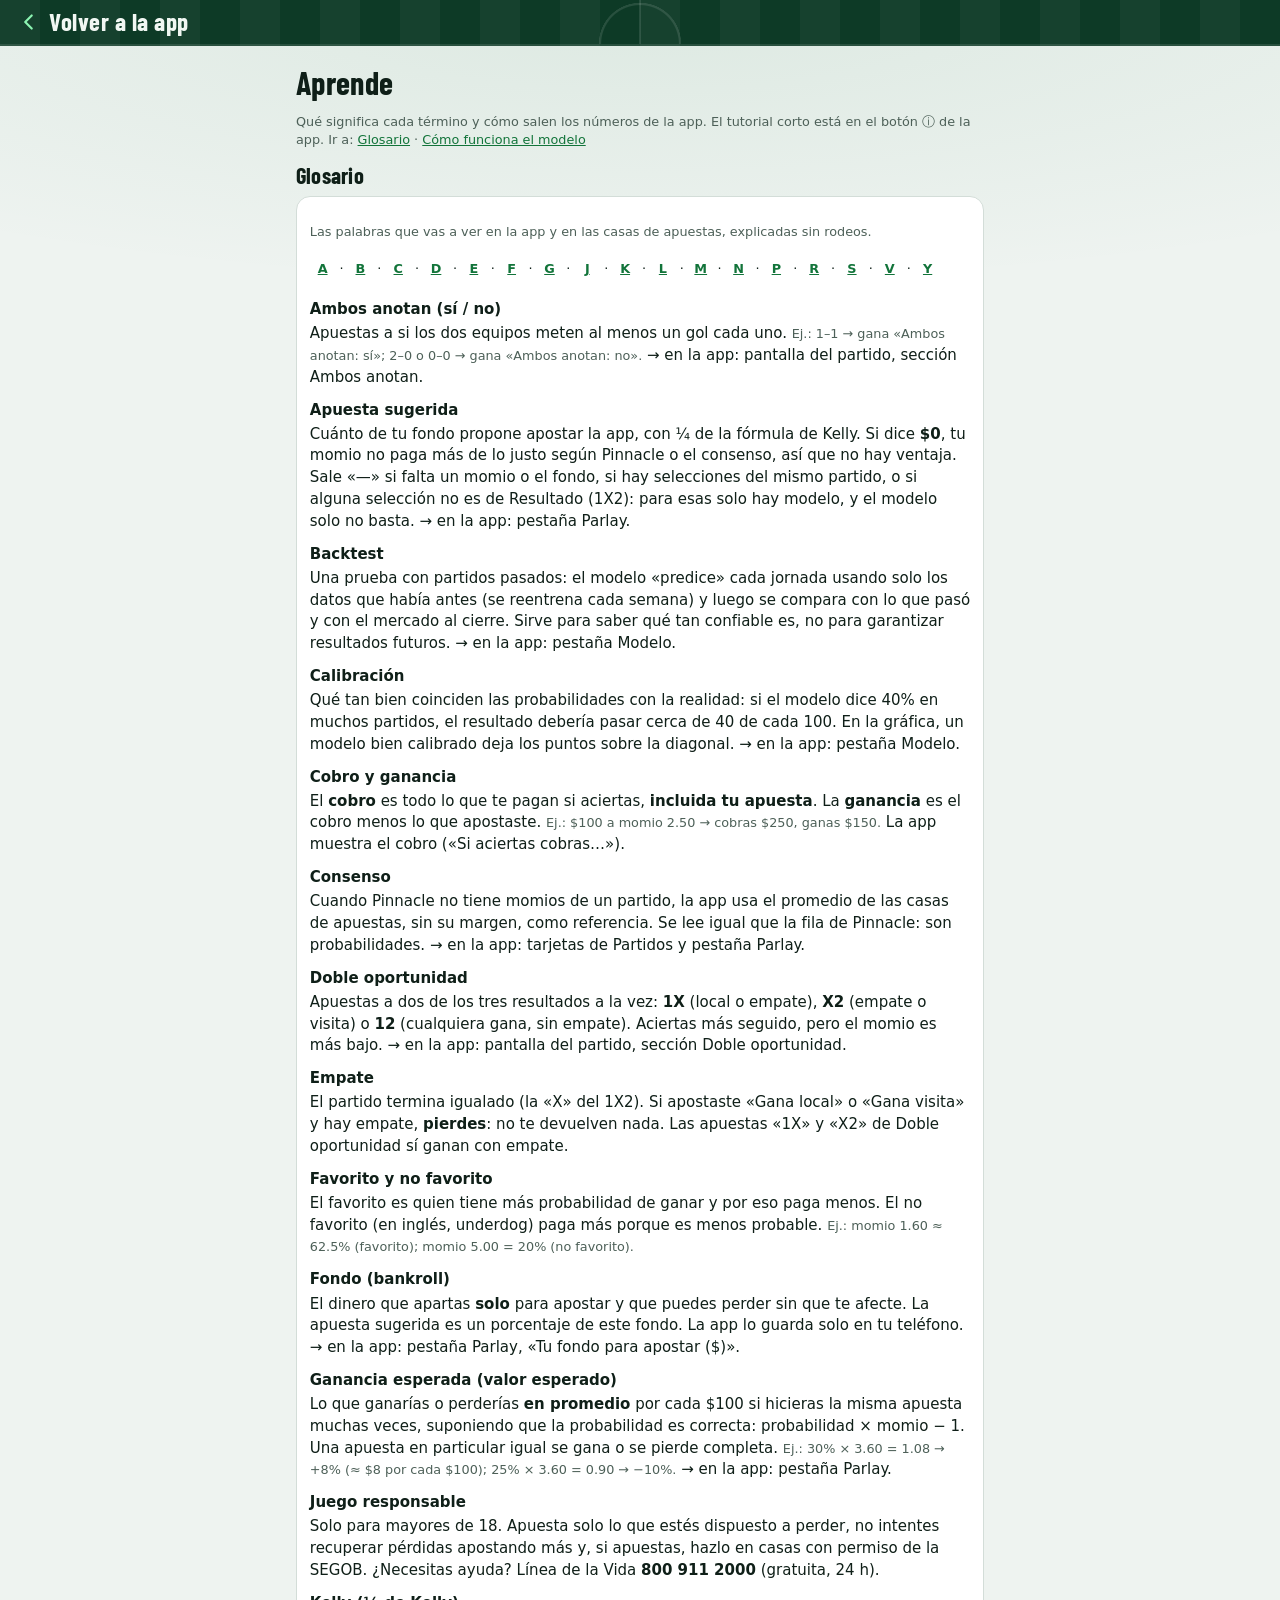
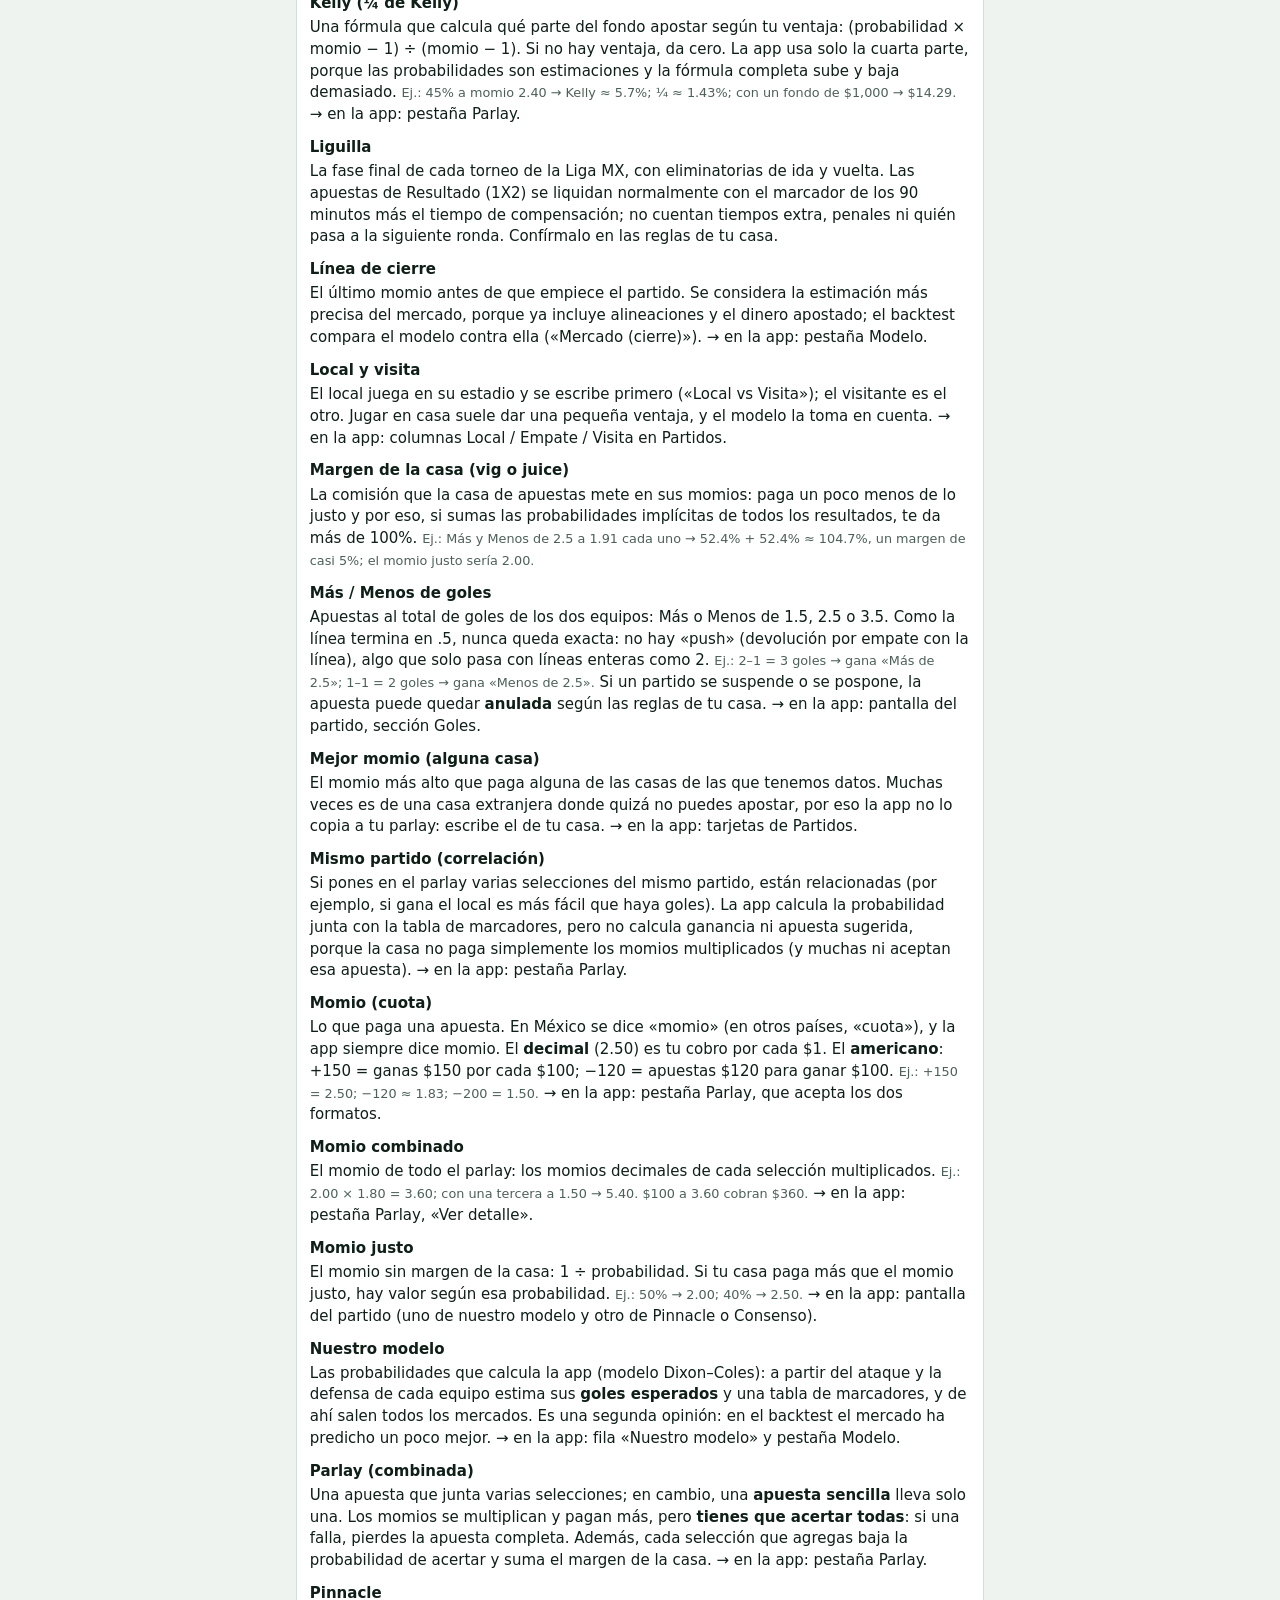
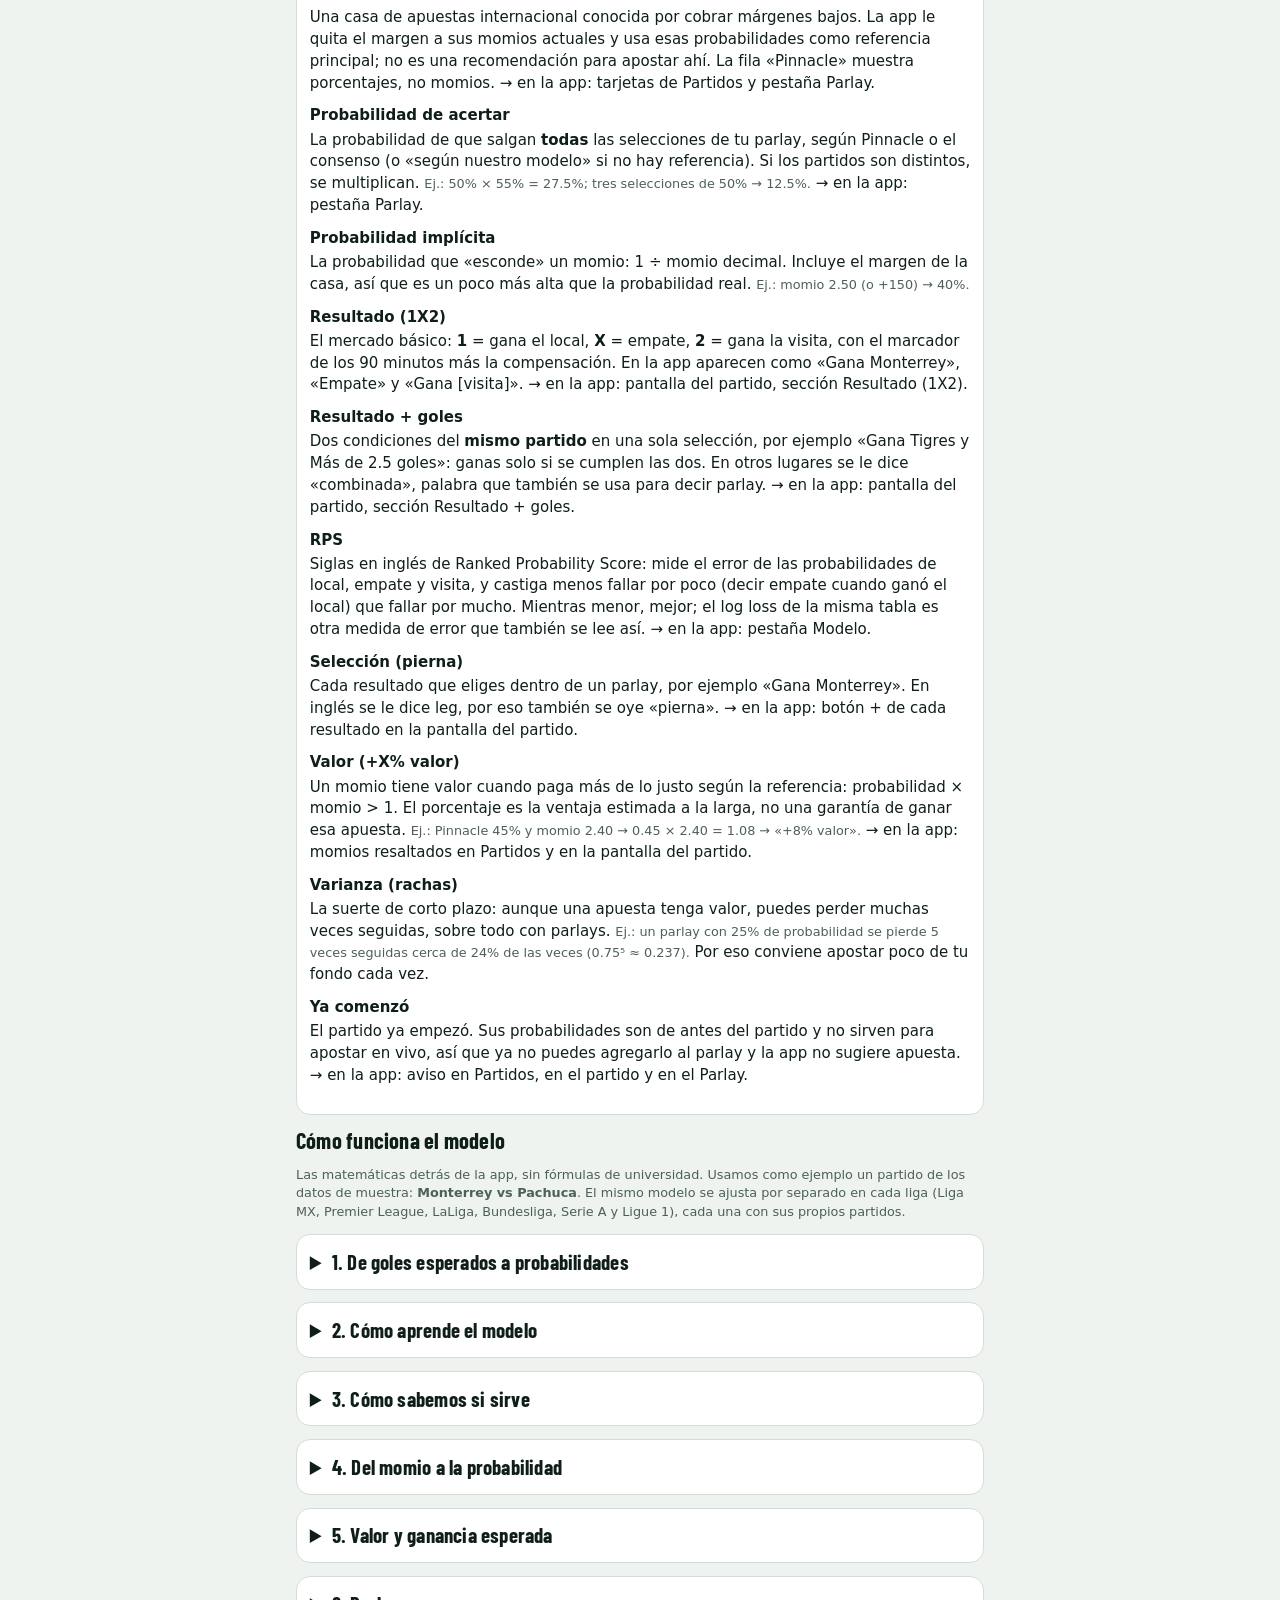
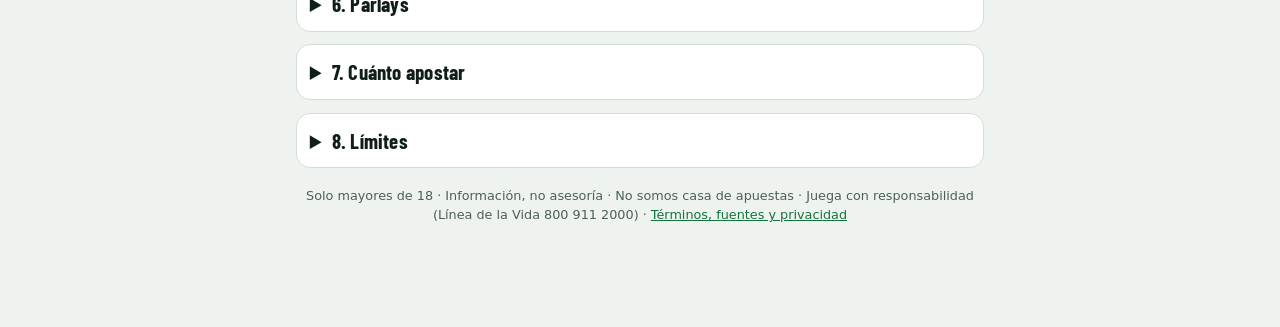
<file: web/aprende.html>
<!doctype html>
<html lang="es-MX">
<head>
<meta charset="utf-8">
<meta name="viewport" content="width=device-width, initial-scale=1, viewport-fit=cover">
<meta name="theme-color" content="#0d3a26">
<meta name="color-scheme" content="light dark">
<meta name="robots" content="noindex">
<meta http-equiv="Content-Security-Policy" content="default-src 'self'; script-src 'none'; style-src 'self' 'unsafe-inline'; img-src 'self'; object-src 'none'; base-uri 'none'; form-action 'none'">
<title>Aprende · Best Parlay</title>
<link rel="manifest" href="manifest.webmanifest">
<link rel="icon" href="icons/icon.svg" type="image/svg+xml">
<link rel="stylesheet" href="style.css">
</head>
<body class="page">
<header class="top">
  <a href="./" class="brand"><svg class="i" aria-hidden="true"><use href="icons/ui.svg#chevron-left"/></svg>Volver a la app</a>
</header>
<main>
<h1>Aprende</h1>
<p class="muted small">Qué significa cada término y cómo salen los números de la app. El tutorial corto está en el botón ⓘ de la app. Ir a: <a href="#glosario">Glosario</a> · <a href="#modelo">Cómo funciona el modelo</a></p>
<h2 id="glosario">Glosario</h2>
<div class="card">
<p class="muted small">Las palabras que vas a ver en la app y en las casas de apuestas, explicadas sin rodeos.</p>
<p class="small az"><a href="#g-ambos-anotan">A</a> · <a href="#g-backtest">B</a> · <a href="#g-calibracion">C</a> · <a href="#g-doble-oportunidad">D</a> · <a href="#g-empate">E</a> · <a href="#g-favorito">F</a> · <a href="#g-ganancia-esperada">G</a> · <a href="#g-juego-responsable">J</a> · <a href="#g-kelly">K</a> · <a href="#g-liguilla">L</a> · <a href="#g-margen">M</a> · <a href="#g-nuestro-modelo">N</a> · <a href="#g-parlay">P</a> · <a href="#g-resultado-1x2">R</a> · <a href="#g-seleccion">S</a> · <a href="#g-valor">V</a> · <a href="#g-ya-comenzo">Y</a></p>
<dl class="gloss">

<dt id="g-ambos-anotan">Ambos anotan (sí / no)</dt>
<dd>Apuestas a si los dos equipos meten al menos un gol cada uno. <span class="muted small">Ej.: 1–1 → gana «Ambos anotan: sí»; 2–0 o 0–0 → gana «Ambos anotan: no».</span> → en la app: pantalla del partido, sección Ambos anotan.</dd>

<dt id="g-apuesta-sugerida">Apuesta sugerida</dt>
<dd>Cuánto de tu fondo propone apostar la app, con ¼ de la fórmula de Kelly. Si dice <b>$0</b>, tu momio no paga más de lo justo según Pinnacle o el consenso, así que no hay ventaja. Sale «—» si falta un momio o el fondo, si hay selecciones del mismo partido, o si alguna selección no es de Resultado (1X2): para esas solo hay modelo, y el modelo solo no basta. → en la app: pestaña Parlay.</dd>

<dt id="g-backtest">Backtest</dt>
<dd>Una prueba con partidos pasados: el modelo «predice» cada jornada usando solo los datos que había antes (se reentrena cada semana) y luego se compara con lo que pasó y con el mercado al cierre. Sirve para saber qué tan confiable es, no para garantizar resultados futuros. → en la app: pestaña Modelo.</dd>

<dt id="g-calibracion">Calibración</dt>
<dd>Qué tan bien coinciden las probabilidades con la realidad: si el modelo dice 40% en muchos partidos, el resultado debería pasar cerca de 40 de cada 100. En la gráfica, un modelo bien calibrado deja los puntos sobre la diagonal. → en la app: pestaña Modelo.</dd>

<dt id="g-cobro-y-ganancia">Cobro y ganancia</dt>
<dd>El <b>cobro</b> es todo lo que te pagan si aciertas, <b>incluida tu apuesta</b>. La <b>ganancia</b> es el cobro menos lo que apostaste. <span class="muted small">Ej.: $100 a momio 2.50 → cobras $250, ganas $150.</span> La app muestra el cobro («Si aciertas cobras…»).</dd>

<dt id="g-consenso">Consenso</dt>
<dd>Cuando Pinnacle no tiene momios de un partido, la app usa el promedio de las casas de apuestas, sin su margen, como referencia. Se lee igual que la fila de Pinnacle: son probabilidades. → en la app: tarjetas de Partidos y pestaña Parlay.</dd>

<dt id="g-doble-oportunidad">Doble oportunidad</dt>
<dd>Apuestas a dos de los tres resultados a la vez: <b>1X</b> (local o empate), <b>X2</b> (empate o visita) o <b>12</b> (cualquiera gana, sin empate). Aciertas más seguido, pero el momio es más bajo. → en la app: pantalla del partido, sección Doble oportunidad.</dd>

<dt id="g-empate">Empate</dt>
<dd>El partido termina igualado (la «X» del 1X2). Si apostaste «Gana local» o «Gana visita» y hay empate, <b>pierdes</b>: no te devuelven nada. Las apuestas «1X» y «X2» de Doble oportunidad sí ganan con empate.</dd>

<dt id="g-favorito">Favorito y no favorito</dt>
<dd>El favorito es quien tiene más probabilidad de ganar y por eso paga menos. El no favorito (en inglés, underdog) paga más porque es menos probable. <span class="muted small">Ej.: momio 1.60 ≈ 62.5% (favorito); momio 5.00 = 20% (no favorito).</span></dd>

<dt id="g-fondo">Fondo (bankroll)</dt>
<dd>El dinero que apartas <b>solo</b> para apostar y que puedes perder sin que te afecte. La apuesta sugerida es un porcentaje de este fondo. La app lo guarda solo en tu teléfono. → en la app: pestaña Parlay, «Tu fondo para apostar ($)».</dd>

<dt id="g-ganancia-esperada">Ganancia esperada (valor esperado)</dt>
<dd>Lo que ganarías o perderías <b>en promedio</b> por cada $100 si hicieras la misma apuesta muchas veces, suponiendo que la probabilidad es correcta: probabilidad × momio − 1. Una apuesta en particular igual se gana o se pierde completa. <span class="muted small">Ej.: 30% × 3.60 = 1.08 → +8% (≈ $8 por cada $100); 25% × 3.60 = 0.90 → −10%.</span> → en la app: pestaña Parlay.</dd>

<dt id="g-juego-responsable">Juego responsable</dt>
<dd>Solo para mayores de 18. Apuesta solo lo que estés dispuesto a perder, no intentes recuperar pérdidas apostando más y, si apuestas, hazlo en casas con permiso de la SEGOB. ¿Necesitas ayuda? Línea de la Vida <b>800 911 2000</b> (gratuita, 24 h).</dd>

<dt id="g-kelly">Kelly (¼ de Kelly)</dt>
<dd>Una fórmula que calcula qué parte del fondo apostar según tu ventaja: (probabilidad × momio − 1) ÷ (momio − 1). Si no hay ventaja, da cero. La app usa solo la cuarta parte, porque las probabilidades son estimaciones y la fórmula completa sube y baja demasiado. <span class="muted small">Ej.: 45% a momio 2.40 → Kelly ≈ 5.7%; ¼ ≈ 1.43%; con un fondo de $1,000 → $14.29.</span> → en la app: pestaña Parlay.</dd>

<dt id="g-liguilla">Liguilla</dt>
<dd>La fase final de cada torneo de la Liga MX, con eliminatorias de ida y vuelta. Las apuestas de Resultado (1X2) se liquidan normalmente con el marcador de los 90 minutos más el tiempo de compensación; no cuentan tiempos extra, penales ni quién pasa a la siguiente ronda. Confírmalo en las reglas de tu casa.</dd>

<dt id="g-linea-de-cierre">Línea de cierre</dt>
<dd>El último momio antes de que empiece el partido. Se considera la estimación más precisa del mercado, porque ya incluye alineaciones y el dinero apostado; el backtest compara el modelo contra ella («Mercado (cierre)»). → en la app: pestaña Modelo.</dd>

<dt id="g-local-y-visita">Local y visita</dt>
<dd>El local juega en su estadio y se escribe primero («Local vs Visita»); el visitante es el otro. Jugar en casa suele dar una pequeña ventaja, y el modelo la toma en cuenta. → en la app: columnas Local / Empate / Visita en Partidos.</dd>

<dt id="g-margen">Margen de la casa (vig o juice)</dt>
<dd>La comisión que la casa de apuestas mete en sus momios: paga un poco menos de lo justo y por eso, si sumas las probabilidades implícitas de todos los resultados, te da más de 100%. <span class="muted small">Ej.: Más y Menos de 2.5 a 1.91 cada uno → 52.4% + 52.4% ≈ 104.7%, un margen de casi 5%; el momio justo sería 2.00.</span></dd>

<dt id="g-mas-menos">Más / Menos de goles</dt>
<dd>Apuestas al total de goles de los dos equipos: Más o Menos de 1.5, 2.5 o 3.5. Como la línea termina en .5, nunca queda exacta: no hay «push» (devolución por empate con la línea), algo que solo pasa con líneas enteras como 2. <span class="muted small">Ej.: 2–1 = 3 goles → gana «Más de 2.5»; 1–1 = 2 goles → gana «Menos de 2.5».</span> Si un partido se suspende o se pospone, la apuesta puede quedar <b>anulada</b> según las reglas de tu casa. → en la app: pantalla del partido, sección Goles.</dd>

<dt id="g-mejor-momio">Mejor momio (alguna casa)</dt>
<dd>El momio más alto que paga alguna de las casas de las que tenemos datos. Muchas veces es de una casa extranjera donde quizá no puedes apostar, por eso la app no lo copia a tu parlay: escribe el de tu casa. → en la app: tarjetas de Partidos.</dd>

<dt id="g-mismo-partido">Mismo partido (correlación)</dt>
<dd>Si pones en el parlay varias selecciones del mismo partido, están relacionadas (por ejemplo, si gana el local es más fácil que haya goles). La app calcula la probabilidad junta con la tabla de marcadores, pero no calcula ganancia ni apuesta sugerida, porque la casa no paga simplemente los momios multiplicados (y muchas ni aceptan esa apuesta). → en la app: pestaña Parlay.</dd>

<dt id="g-momio">Momio (cuota)</dt>
<dd>Lo que paga una apuesta. En México se dice «momio» (en otros países, «cuota»), y la app siempre dice momio. El <b>decimal</b> (2.50) es tu cobro por cada $1. El <b>americano</b>: +150 = ganas $150 por cada $100; −120 = apuestas $120 para ganar $100. <span class="muted small">Ej.: +150 = 2.50; −120 ≈ 1.83; −200 = 1.50.</span> → en la app: pestaña Parlay, que acepta los dos formatos.</dd>

<dt id="g-momio-combinado">Momio combinado</dt>
<dd>El momio de todo el parlay: los momios decimales de cada selección multiplicados. <span class="muted small">Ej.: 2.00 × 1.80 = 3.60; con una tercera a 1.50 → 5.40. $100 a 3.60 cobran $360.</span> → en la app: pestaña Parlay, «Ver detalle».</dd>

<dt id="g-momio-justo">Momio justo</dt>
<dd>El momio sin margen de la casa: 1 ÷ probabilidad. Si tu casa paga más que el momio justo, hay valor según esa probabilidad. <span class="muted small">Ej.: 50% → 2.00; 40% → 2.50.</span> → en la app: pantalla del partido (uno de nuestro modelo y otro de Pinnacle o Consenso).</dd>

<dt id="g-nuestro-modelo">Nuestro modelo</dt>
<dd>Las probabilidades que calcula la app (modelo Dixon–Coles): a partir del ataque y la defensa de cada equipo estima sus <b>goles esperados</b> y una tabla de marcadores, y de ahí salen todos los mercados. Es una segunda opinión: en el backtest el mercado ha predicho un poco mejor. → en la app: fila «Nuestro modelo» y pestaña Modelo.</dd>

<dt id="g-parlay">Parlay (combinada)</dt>
<dd>Una apuesta que junta varias selecciones; en cambio, una <b>apuesta sencilla</b> lleva solo una. Los momios se multiplican y pagan más, pero <b>tienes que acertar todas</b>: si una falla, pierdes la apuesta completa. Además, cada selección que agregas baja la probabilidad de acertar y suma el margen de la casa. → en la app: pestaña Parlay.</dd>

<dt id="g-pinnacle">Pinnacle</dt>
<dd>Una casa de apuestas internacional conocida por cobrar márgenes bajos. La app le quita el margen a sus momios actuales y usa esas probabilidades como referencia principal; no es una recomendación para apostar ahí. La fila «Pinnacle» muestra porcentajes, no momios. → en la app: tarjetas de Partidos y pestaña Parlay.</dd>

<dt id="g-probabilidad-de-acertar">Probabilidad de acertar</dt>
<dd>La probabilidad de que salgan <b>todas</b> las selecciones de tu parlay, según Pinnacle o el consenso (o «según nuestro modelo» si no hay referencia). Si los partidos son distintos, se multiplican. <span class="muted small">Ej.: 50% × 55% = 27.5%; tres selecciones de 50% → 12.5%.</span> → en la app: pestaña Parlay.</dd>

<dt id="g-probabilidad-implicita">Probabilidad implícita</dt>
<dd>La probabilidad que «esconde» un momio: 1 ÷ momio decimal. Incluye el margen de la casa, así que es un poco más alta que la probabilidad real. <span class="muted small">Ej.: momio 2.50 (o +150) → 40%.</span></dd>

<dt id="g-resultado-1x2">Resultado (1X2)</dt>
<dd>El mercado básico: <b>1</b> = gana el local, <b>X</b> = empate, <b>2</b> = gana la visita, con el marcador de los 90 minutos más la compensación. En la app aparecen como «Gana Monterrey», «Empate» y «Gana [visita]». → en la app: pantalla del partido, sección Resultado (1X2).</dd>

<dt id="g-resultado-goles">Resultado + goles</dt>
<dd>Dos condiciones del <b>mismo partido</b> en una sola selección, por ejemplo «Gana Tigres y Más de 2.5 goles»: ganas solo si se cumplen las dos. En otros lugares se le dice «combinada», palabra que también se usa para decir parlay. → en la app: pantalla del partido, sección Resultado + goles.</dd>

<dt id="g-rps">RPS</dt>
<dd>Siglas en inglés de Ranked Probability Score: mide el error de las probabilidades de local, empate y visita, y castiga menos fallar por poco (decir empate cuando ganó el local) que fallar por mucho. Mientras menor, mejor; el log loss de la misma tabla es otra medida de error que también se lee así. → en la app: pestaña Modelo.</dd>

<dt id="g-seleccion">Selección (pierna)</dt>
<dd>Cada resultado que eliges dentro de un parlay, por ejemplo «Gana Monterrey». En inglés se le dice leg, por eso también se oye «pierna». → en la app: botón + de cada resultado en la pantalla del partido.</dd>

<dt id="g-valor">Valor (+X% valor)</dt>
<dd>Un momio tiene valor cuando paga más de lo justo según la referencia: probabilidad × momio &gt; 1. El porcentaje es la ventaja estimada a la larga, no una garantía de ganar esa apuesta. <span class="muted small">Ej.: Pinnacle 45% y momio 2.40 → 0.45 × 2.40 = 1.08 → «+8% valor».</span> → en la app: momios resaltados en Partidos y en la pantalla del partido.</dd>

<dt id="g-varianza">Varianza (rachas)</dt>
<dd>La suerte de corto plazo: aunque una apuesta tenga valor, puedes perder muchas veces seguidas, sobre todo con parlays. <span class="muted small">Ej.: un parlay con 25% de probabilidad se pierde 5 veces seguidas cerca de 24% de las veces (0.75⁵ ≈ 0.237).</span> Por eso conviene apostar poco de tu fondo cada vez.</dd>

<dt id="g-ya-comenzo">Ya comenzó</dt>
<dd>El partido ya empezó. Sus probabilidades son de antes del partido y no sirven para apostar en vivo, así que ya no puedes agregarlo al parlay y la app no sugiere apuesta. → en la app: aviso en Partidos, en el partido y en el Parlay.</dd>

</dl>
</div>

<h2 id="modelo">Cómo funciona el modelo</h2>
<p class="muted small">Las matemáticas detrás de la app, sin fórmulas de universidad. Usamos como ejemplo un partido de los datos de muestra: <b>Monterrey vs Pachuca</b>. El mismo modelo se ajusta por separado en cada liga (Liga MX, Premier League, LaLiga, Bundesliga, Serie A y Ligue 1), cada una con sus propios partidos.</p>

<details class="card"><summary>1. De goles esperados a probabilidades</summary>
<p>Cada equipo tiene un número de <b>ataque</b> (cuántos goles mete) y uno de <b>defensa</b> (cuántos recibe: negativo = buena defensa). Jugar en casa suma una <b>localía</b> general, más un extra propio de cada equipo. Con eso salen los goles esperados:</p>
<p><code>λ = e^(c + localía + extra_local + ataque_local + defensa_visita)</code><br><code>μ = e^(c + ataque_visita + defensa_local)</code></p>
<p>λ son los goles esperados del local y μ los del visitante (<code>c</code> es el nivel medio de la liga). Luego la <b>distribución de Poisson</b> dice qué tan seguido sale cada número de goles. Ejemplo con λ = 1.97 para Monterrey: <b>de cada 100 partidos así</b>, Monterrey anota 0 goles en unos 14, 1 gol en 27, 2 goles en 27 y 3 goles en 18.</p>
<p>Combinando los dos equipos sale la <b>tabla de marcadores</b> (hasta 10 goles por lado). El modelo Dixon–Coles corrige un poco los marcadores bajos (0-0, 1-0, 0-1, 1-1) con un número llamado <b>ρ</b> (rho), porque en el futbol real el 0-0 y el 1-1 salen algo más de lo que da Poisson solo.</p>
<p>Ejemplo: λ = 1.97, μ = 1.30, ρ = −0.08. Probabilidad de cada marcador (%), local en filas:</p>
<table>
<tr><th>Monterrey \ Pachuca</th><th>0</th><th>1</th><th>2</th><th>3</th></tr>
<tr><td>0</td><td>4.6</td><td>4.2</td><td>3.2</td><td>1.4</td></tr>
<tr><td>1</td><td>6.7</td><td>10.5</td><td>6.3</td><td>2.7</td></tr>
<tr><td>2</td><td>7.4</td><td>9.6</td><td>6.2</td><td>2.7</td></tr>
<tr><td>3</td><td>4.8</td><td>6.3</td><td>4.1</td><td>1.8</td></tr>
</table>
<p class="muted small">Sin la corrección ρ, el 0-0 sería 3.8% y el 1-1 9.7%.</p>
<p>Cada mercado es solo <b>sumar casillas</b> de la tabla:</p>
<ul>
<li>Gana Monterrey (local arriba): <b>52.2%</b>. Empate (la diagonal): <b>23.4%</b>. Gana Pachuca: <b>24.4%</b>.</li>
<li>Más de 2.5 goles (3 o más en total): <b>63.5%</b>.</li>
<li>Ambos anotan: sí (los dos con 1 o más): <b>63.4%</b>.</li>
</ul>
</details>

<details class="card"><summary>2. Cómo aprende el modelo</summary>
<p>El modelo busca los números de ataque, defensa y localía que hacen <b>más probables los marcadores que sí ocurrieron</b>. Se vuelve a ajustar cada día con los resultados nuevos.</p>
<ul>
<li><b>Lo reciente pesa más.</b> Cada partido pesa <code>w = e^(−ξ × días)</code>, con ξ = 0.003. Eso da una <b>vida media de 231 días</b>: un partido de hace unos 7.5 meses cuenta la mitad que uno de ayer; uno de hace un año, un tercio (0.33).</li>
<li><b>Ventana de 3 años.</b> Solo usa partidos de los últimos 1,095 días. Los más viejos ya casi no pesaban (0.04).</li>
<li><b>Un «freno».</b> Con pocos partidos, un equipo podría parecer buenísimo por suerte. El modelo jala cada ataque y defensa hacia el promedio de la liga, y jala aún más fuerte el extra de localía de cada equipo. Solo se aleja del promedio cuando los datos lo justifican.</li>
</ul>
<p>Ejemplo: en los ajustes recientes la localía general ronda 0.23, o sea que jugar en casa multiplica los goles esperados por <code>e^0.23 ≈ 1.25</code> (unos 25% más), antes del extra de cada equipo. Y ρ ronda −0.05. (Los valores del día están en la pestaña Modelo.)</p>
</details>

<details class="card"><summary>3. Cómo sabemos si sirve</summary>
<p>Hicimos un <b>backtest</b>: semana por semana, el modelo se ajusta solo con los 3 años anteriores y predice los partidos de esa semana, <b>sin ver el futuro</b>. Luego comparamos contra lo que pasó y contra el mercado (momios de Pinnacle al cierre, o el promedio de casas cuando Pinnacle no está, quitando el margen).</p>
<ul>
<li><b>RPS</b>: mide qué tan lejos quedaste del resultado, respetando el orden local–empate–visita (si diste 60% al local y fue empate, te castiga menos que si ganó la visita). 0 sería perfecto; menos es mejor.</li>
<li><b>Log loss</b>: mide la «sorpresa»: <code>−ln(probabilidad que diste a lo que pasó)</code>. Dar 50% cuesta 0.69; dar 10% cuesta 2.30. Menos es mejor.</li>
<li><b>Calibración</b>: cuando el modelo dice «45%», ¿pasa 45 de cada 100 veces?</li>
</ul>
<p>Resultado real (2,451 partidos, jul 2019 – nov 2026):</p>
<table>
<tr><th></th><th>RPS</th><th>Log loss</th></tr>
<tr><td>Nuestro modelo</td><td>0.2118</td><td>1.0269</td></tr>
<tr><td>Mercado (cierre)</td><td>0.2059</td><td>1.0083</td></tr>
</table>
<p>Calibración: cuando el modelo dio entre 40% y 50% (969 casos, 44.7% en promedio), pasó el 45.8%. Va bien en general; arriba de 80% hay solo 9 casos, muy pocos para concluir.</p>
<p class="note">El mercado predice <b>un poco mejor</b> que nuestro modelo. Por eso la app usa Pinnacle (o el Consenso) como referencia, y «Nuestro modelo» es una segunda opinión. Ojo: ξ y el extra de localía se eligieron probando 10 combinaciones con estos mismos datos, así que el resultado del modelo es un poco optimista.</p>
</details>

<details class="card"><summary>4. Del momio a la probabilidad</summary>
<p>Un momio decimal ya trae escondida una probabilidad: <code>probabilidad implícita = 1 ÷ momio</code>. Pero si sumas las tres opciones (local, empate, visita) da más de 100%: esa diferencia es el <b>margen de la casa</b>, su ganancia.</p>
<p>Para quitarlo, la app <b>normaliza</b>: divide cada probabilidad entre la suma, para que sumen 100%. El <b>momio justo</b> es <code>1 ÷ probabilidad</code>, el momio que pagaría una casa sin margen. Usamos Pinnacle si tiene el partido; si no, el <b>Consenso</b>: el promedio de las probabilidades sin margen de todas las casas.</p>
<p>Ejemplo (momios inventados para ilustrar):</p>
<table>
<tr><th></th><th>Momio</th><th>1 ÷ momio</th><th>Sin margen</th><th>Momio justo</th></tr>
<tr><td>Local</td><td>1.85</td><td>54.1%</td><td>52.8%</td><td>1.89</td></tr>
<tr><td>Empate</td><td>4.35</td><td>23.0%</td><td>22.5%</td><td>4.45</td></tr>
<tr><td>Visita</td><td>3.95</td><td>25.3%</td><td>24.7%</td><td>4.04</td></tr>
<tr><td>Suma</td><td></td><td>102.4%</td><td>100%</td><td></td></tr>
</table>
<p>Aquí el margen es de 2.4%.</p>
<p><b>Momios americanos</b>: si es positivo, <code>decimal = 1 + A ÷ 100</code> (+150 → 2.50); si es negativo, <code>decimal = 1 + 100 ÷ |A|</code> (−120 → 1.83). La app hace esta conversión sola.</p>
</details>

<details class="card"><summary>5. Valor y ganancia esperada</summary>
<p>Un momio tiene <b>valor</b> cuando paga más de lo justo. La app lo mide así:</p>
<p><code>valor = p_referencia × momio − 1</code></p>
<p>donde <code>p_referencia</code> es la probabilidad sin margen de Pinnacle (o el Consenso). Si sale positivo, es la <b>Ganancia esperada</b>: lo que ganarías en promedio por cada $100 si hicieras esa apuesta muchas veces, <b>suponiendo que la probabilidad es correcta</b>. No es lo que ganas en una apuesta: esa la ganas o la pierdes.</p>
<p>Ejemplo: Pinnacle le da 52.75% a Monterrey.</p>
<ul>
<li>Con el mejor momio de los datos, 1.83: <code>0.5275 × 1.83 − 1 = −3.5%</code>. Sin valor.</li>
<li>Si tu casa diera 2.00: <code>0.5275 × 2.00 − 1 = +5.5%</code>. Unos $5.50 por cada $100, a la larga.</li>
</ul>
<p class="note">«Mejor momio (alguna casa)» es el más alto entre todas las casas que consultamos (de EE. UU., Europa y Reino Unido). Casi siempre es una casa extranjera que quizá no puedas usar. Lo que cuenta es el momio de <b>tu</b> casa: escríbelo en la pestaña Parlay.</p>
</details>

<details class="card"><summary>6. Parlays</summary>
<p>Si las selecciones son de <b>partidos distintos</b>, se tratan como independientes: la probabilidad del parlay es el <b>producto</b> de las probabilidades, y el momio combinado es el producto de los momios.</p>
<p>Por eso cada selección extra baja mucho la probabilidad. Tres selecciones de 50% cada una: <code>0.5 × 0.5 × 0.5 = 12.5%</code>, o sea, aciertas 1 de cada 8 veces.</p>
<p>Si son del <b>mismo partido</b>, no son independientes: si Monterrey gana, es más fácil que haya muchos goles. Entonces el modelo suma directamente las casillas de la tabla donde se cumplen las dos cosas.</p>
<ul>
<li>Gana Monterrey y Más de 2.5 goles: <b>38.2%</b> juntas, contra 33.1% si las multiplicaras.</li>
<li>Gana Monterrey y Ambos anotan: sí: <b>29.6%</b> juntas, contra 33.1% multiplicando.</li>
</ul>
<p>Con selecciones del mismo partido la app no calcula ganancia ni apuesta sugerida: la casa no paga el producto de los momios en ese caso (muchas ni lo aceptan), así que no sabemos qué momio te darían.</p>
</details>

<details class="card"><summary>7. Cuánto apostar</summary>
<p>La <b>fórmula de Kelly</b> dice qué parte de tu fondo apostar para que crezca lo más rápido posible a la larga:</p>
<p><code>f = (p × momio − 1) ÷ (momio − 1)</code></p>
<p>Si no hay valor, da 0. Pero <code>p</code> es una estimación, y si te equivocas, Kelly completo apuesta de más y tu fondo sube y baja muchísimo. Por eso la app sugiere solo <b>¼ de Kelly</b>: creces un poco más lento, con muchos menos sustos.</p>
<p>La app solo sugiere apuesta cuando <b>todas</b> las selecciones tienen referencia del mercado (resultado 1X2 de partidos distintos, con Pinnacle o Consenso), y usa esa probabilidad, no la de nuestro modelo.</p>
<p>Ejemplo: p = 52.75%, momio 2.00, fondo de $1,000.</p>
<ul>
<li><code>f = (0.5275 × 2.00 − 1) ÷ (2.00 − 1) = 5.5%</code></li>
<li>¼ de Kelly: 1.375% → apuesta sugerida <b>$13.75</b>.</li>
</ul>
<p class="note">Aun con valor, las rachas malas son normales. Si ganas el 45% de tus apuestas, perder 5 seguidas pasa un 5% de las veces; y en 100 apuestas, la probabilidad de tener al menos una racha de 5 derrotas seguidas es de 92%.</p>
</details>

<details class="card"><summary>8. Límites</summary>
<ul>
<li>Son <b>probabilidades, no certezas</b>. Un 70% falla 3 de cada 10 veces.</li>
<li>El modelo solo ve marcadores pasados. <b>No sabe</b> de lesiones, alineaciones, expulsiones, clima, cambios de técnico ni partidos de vuelta.</li>
<li>Los datos se actualizan una vez al día; los momios pueden haber cambiado desde entonces.</li>
<li>Las probabilidades son de antes del partido: no sirven para apostar en vivo.</li>
<li>En el backtest, el mercado predice mejor que nuestro modelo. Ninguna herramienta garantiza ganancias.</li>
</ul>
<p class="note"><b>Solo mayores de 18.</b> Juega responsable: apuesta solo lo que estés dispuesto a perder.</p>
</details>

<p class="foot muted small">Solo mayores de 18 · Información, no asesoría · No somos casa de apuestas ·
  Juega con responsabilidad (Línea de la Vida 800 911 2000) · <a href="terminos.html">Términos, fuentes y privacidad</a></p>
</main>
</body>
</html>
</file>
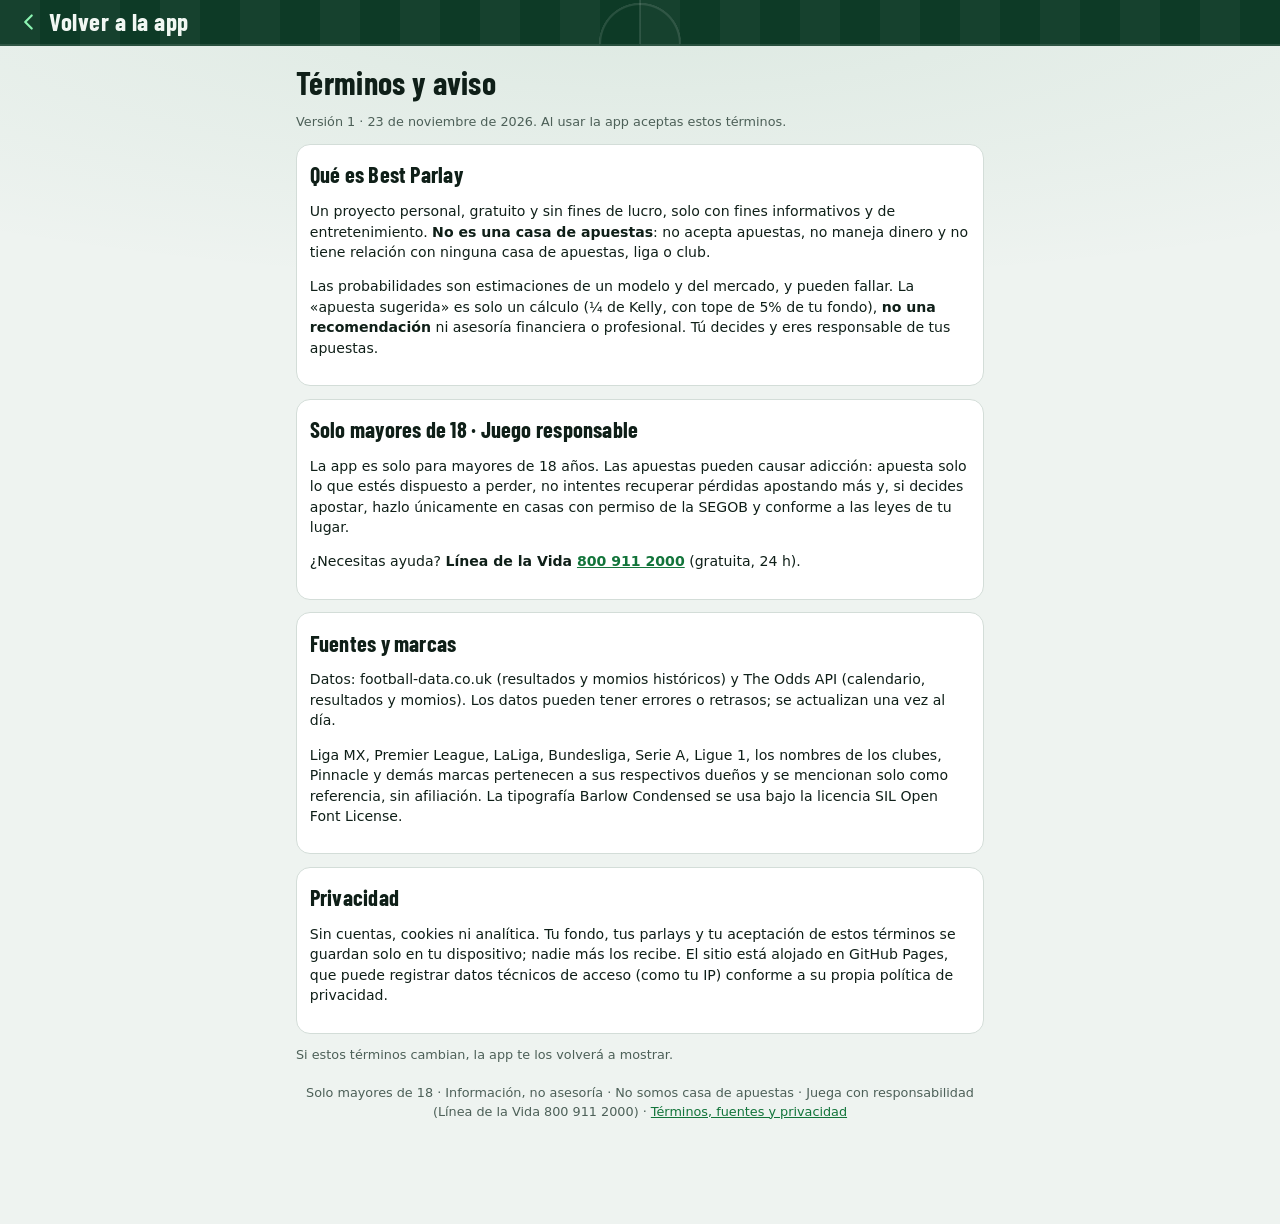
<file: web/terminos.html>
<!doctype html>
<html lang="es-MX">
<head>
<meta charset="utf-8">
<meta name="viewport" content="width=device-width, initial-scale=1, viewport-fit=cover">
<meta name="theme-color" content="#0d3a26">
<meta name="color-scheme" content="light dark">
<meta name="robots" content="noindex">
<meta http-equiv="Content-Security-Policy" content="default-src 'self'; script-src 'none'; style-src 'self' 'unsafe-inline'; img-src 'self'; object-src 'none'; base-uri 'none'; form-action 'none'">
<title>Términos · Best Parlay</title>
<link rel="manifest" href="manifest.webmanifest">
<link rel="icon" href="icons/icon.svg" type="image/svg+xml">
<link rel="stylesheet" href="style.css">
</head>
<body class="page">
<header class="top">
  <a href="./" class="brand"><svg class="i" aria-hidden="true"><use href="icons/ui.svg#chevron-left"/></svg>Volver a la app</a>
</header>
<main>
<h1>Términos y aviso</h1>
<p class="muted small">Versión 1 · 23 de noviembre de 2026. Al usar la app aceptas estos términos.</p>
<div class="card legal">
<h2>Qué es Best Parlay</h2>
<p>Un proyecto personal, gratuito y sin fines de lucro, solo con fines informativos y de entretenimiento. <b>No es una casa de apuestas</b>: no acepta apuestas, no maneja dinero y no tiene relación con ninguna casa de apuestas, liga o club.</p>
<p>Las probabilidades son estimaciones de un modelo y del mercado, y pueden fallar. La «apuesta sugerida» es solo un cálculo (¼ de Kelly, con tope de 5% de tu fondo), <b>no una recomendación</b> ni asesoría financiera o profesional. Tú decides y eres responsable de tus apuestas.</p>
</div>
<div class="card legal">
<h2>Solo mayores de 18 · Juego responsable</h2>
<p>La app es solo para mayores de 18 años. Las apuestas pueden causar adicción: apuesta solo lo que estés dispuesto a perder, no intentes recuperar pérdidas apostando más y, si decides apostar, hazlo únicamente en casas con permiso de la SEGOB y conforme a las leyes de tu lugar.</p>
<p>¿Necesitas ayuda? <b>Línea de la Vida <a href="tel:8009112000">800 911 2000</a></b> (gratuita, 24 h).</p>
</div>
<div class="card legal">
<h2>Fuentes y marcas</h2>
<p>Datos: football-data.co.uk (resultados y momios históricos) y The Odds API (calendario, resultados y momios). Los datos pueden tener errores o retrasos; se actualizan una vez al día.</p>
<p>Liga MX, Premier League, LaLiga, Bundesliga, Serie A, Ligue 1, los nombres de los clubes, Pinnacle y demás marcas pertenecen a sus respectivos dueños y se mencionan solo como referencia, sin afiliación. La tipografía Barlow Condensed se usa bajo la licencia SIL Open Font License.</p>
</div>
<div class="card legal">
<h2>Privacidad</h2>
<p>Sin cuentas, cookies ni analítica. Tu fondo, tus parlays y tu aceptación de estos términos se guardan solo en tu dispositivo; nadie más los recibe. El sitio está alojado en GitHub Pages, que puede registrar datos técnicos de acceso (como tu IP) conforme a su propia política de privacidad.</p>
</div>
<p class="muted small">Si estos términos cambian, la app te los volverá a mostrar.</p>

<p class="foot muted small">Solo mayores de 18 · Información, no asesoría · No somos casa de apuestas ·
  Juega con responsabilidad (Línea de la Vida 800 911 2000) · <a href="terminos.html">Términos, fuentes y privacidad</a></p>
</main>
</body>
</html>
</file>
<file: web/style.css>
/* Barlow Condensed (SIL OFL 1.1, fonts/OFL.txt), bundled so the app makes no external requests. */
@font-face { font-family: "Barlow Condensed"; font-weight: 600; font-display: swap; src: url(fonts/barlow-condensed-latin-600-normal.woff2) format("woff2"); }
@font-face { font-family: "Barlow Condensed"; font-weight: 700; font-display: swap; src: url(fonts/barlow-condensed-latin-700-normal.woff2) format("woff2"); }

/* Night stadium first; contrast of every text pair checked ≥4.5:1 in both themes. */
:root {
  --bg: #0a1417; --card: #111f23; --fg: #e9f2ee; --muted: #9fb5ad; --line: #23363b;
  --accent: #5fe08f; --accent-fg: #04210f; --value: #ffc24d; --value-bg: #3b2c0a; --warn-bg: #2a2111;
  --bad: #ff8a7f; --bad-fg: #2b0603; --heat: 95, 224, 143;
  --pitch: #0d3a26; --on-pitch: #f1f7f3; --on-pitch-muted: #b9d3c5; --chalk: rgb(255 255 255 / .11);
  --display: "Barlow Condensed", "Arial Narrow", system-ui, sans-serif;
  --body: system-ui, -apple-system, "Segoe UI", Roboto, sans-serif;
  color-scheme: dark;
}
@media (prefers-color-scheme: light) {
  :root {
    --bg: #eef3f0; --card: #fff; --fg: #0f1f18; --muted: #4d6058; --line: #d3ddd8;
    --accent: #12743a; --accent-fg: #fff; --value: #9a4a00; --value-bg: #fdf0d0; --warn-bg: #fff4e2;
    --bad: #b42318; --bad-fg: #fff; --heat: 18, 116, 58;
    color-scheme: light;
  }
}
* { box-sizing: border-box; }
.i { width: 1.15em; height: 1.15em; vertical-align: -.2em; flex: none; }
body:has(#goparlay:not([hidden])) { padding-bottom: calc(64px + 3.5rem + env(safe-area-inset-bottom)); }
body {
  margin: 0; color: var(--fg); font: 15px/1.45 var(--body);
  background: radial-gradient(90% 18rem at 50% 0, color-mix(in srgb, var(--accent) 8%, transparent), transparent) no-repeat, var(--bg);
  padding-bottom: calc(64px + env(safe-area-inset-bottom));
}
a { color: var(--accent); }
:focus-visible { outline: 2px solid var(--accent); outline-offset: 2px; }
h1, h2, h3 { margin: .2em 0 .4em; line-height: 1.1; font-family: var(--display); font-weight: 700; letter-spacing: .01em; }
h1 { font-size: 2rem; } h2 { font-size: 1.4rem; } h3 { font-size: 1.12rem; font-weight: 600; color: var(--muted); }
h2.sec { margin-top: 1.4rem; }
.muted { color: var(--muted); } .small { font-size: .8rem; }

/* Header: floodlit pitch, mowing stripes, halfway line and centre circle (CSS only). */
.top {
  position: sticky; top: 0; z-index: 2; display: flex; gap: .6rem; align-items: center; flex-wrap: wrap;
  padding: .55rem 1rem; padding-top: calc(.55rem + env(safe-area-inset-top)); color: var(--on-pitch);
  background:
    radial-gradient(circle at 50% 100%, transparent 2.4rem, var(--chalk) calc(2.4rem + 1px) calc(2.4rem + 2.5px), transparent calc(2.4rem + 3px)),
    linear-gradient(var(--chalk), var(--chalk)) 50% 0 / 2px 100% no-repeat,
    repeating-linear-gradient(90deg, rgb(255 255 255 / .035) 0 2.5rem, transparent 2.5rem 5rem),
    var(--pitch);
  border-bottom: 2px solid var(--chalk);
}
.top :focus-visible { outline-color: #8cf5b2; }
.brand { font: 700 1.55rem/1 var(--display); letter-spacing: .02em; text-decoration: none; color: var(--on-pitch); }
.brand .i { color: #8cf5b2; width: 1.05em; height: 1.05em; vertical-align: -.15em; margin-right: .3em; }
.top .muted, button.ghost.help { color: var(--on-pitch-muted); }
.badge { background: var(--value-bg); color: var(--value); border-radius: 99px; padding: .1rem .55rem; font-size: .75rem; font-weight: 600; }
#updated { margin-left: auto; }
main { max-width: 720px; margin: 0 auto; padding: .8rem 1rem; }

.tabs {
  position: fixed; bottom: 0; left: 0; right: 0; display: flex; justify-content: center; z-index: 2;
  background: var(--card); border-top: 1px solid var(--line); padding-bottom: env(safe-area-inset-bottom);
}
.tabs a { flex: 1; max-width: 240px; display: flex; flex-direction: column; align-items: center; gap: .1rem; padding: .5rem 0 .4rem;
  color: var(--muted); text-decoration: none; font: 600 1rem/1.1 var(--display); letter-spacing: .03em; }
.tabs .i { width: 1.5rem; height: 1.5rem; }
.tabs a.on { color: var(--accent); box-shadow: inset 0 3px 0 var(--accent); }
.count { background: var(--accent); color: var(--accent-fg); border-radius: 99px; padding: 0 .45rem; font-size: .85rem; }

/* League filter chips */
.chips { display: flex; gap: .4rem; overflow-x: auto; margin: 0 -1rem .6rem; padding: .2rem 1rem .3rem; scrollbar-width: none; }
.chip { flex: none; min-height: 44px; padding: 0 1rem; border-radius: 99px; border: 1px solid var(--line); background: var(--card);
  color: var(--fg); font: 600 1.05rem/1 var(--display); letter-spacing: .02em; cursor: pointer; }
.chip[aria-pressed="true"] { background: var(--accent); border-color: var(--accent); color: var(--accent-fg); }
.tag { display: inline-block; font: 600 .95rem/1.35 var(--display); letter-spacing: .03em; color: var(--accent);
  border: 1px solid color-mix(in srgb, var(--accent) 45%, transparent); border-radius: 6px; padding: 0 .45rem; }

.card { background: var(--card); border: 1px solid var(--line); border-radius: 14px; padding: .8rem; margin: 0 0 .8rem; }
a.card { display: block; color: inherit; text-decoration: none; }
.card.past { background: var(--bg); }  /* no opacity: it dropped text below 4.5:1 */
.row { display: flex; justify-content: space-between; align-items: center; gap: .5rem; }

/* Match tile */
.meta { flex-wrap: wrap; margin: 0 0 .4rem; }
.kick { font-size: .8rem; color: var(--muted); background: var(--bg); border-radius: 99px; padding: .15rem .6rem; }
.card.past .kick { background: var(--card); }
.teams { display: grid; grid-template-columns: 1fr auto; align-items: center; gap: .15rem .5rem; margin-bottom: .3rem; }
.teams .go { grid-row: 1 / 3; grid-column: 2; color: var(--muted); }
.team { display: flex; align-items: center; gap: .55rem; font-weight: 600; font-size: 1.05rem; min-width: 0; }
.crest { flex: none; display: inline-grid; place-items: center; width: 2.1rem; height: 2.3rem; color: #fff;
  background: hsl(var(--h) 50% 28%); border-radius: .5rem .5rem 50% 50% / .5rem .5rem 42% 42%;
  box-shadow: inset 0 0 0 1.5px rgb(255 255 255 / .2); font: 700 .85rem/1 var(--display); letter-spacing: .03em; }
h1.match { display: grid; gap: .15rem; font-size: 1.75rem; margin-bottom: .3rem; }
h1.match .team { font-size: inherit; font-weight: 700; }
h1.match .crest { width: 2.5rem; height: 2.75rem; font-size: 1rem; }
h1.match .vs { font-size: 1rem; color: var(--muted); padding-left: 3.05rem; font-weight: 600; }

table { width: 100%; border-collapse: collapse; font-variant-numeric: tabular-nums; }
th, td { padding: .3rem .25rem; text-align: right; }
th:first-child, td:first-child { text-align: left; }
th { font: 600 .95rem/1.2 var(--display); letter-spacing: .03em; color: var(--muted); }
tr + tr td { border-top: 1px solid var(--line); }
tr.big td { font: 700 2rem/1 var(--display); padding: .35rem .25rem .3rem; }
tr.big td:first-child { font: 600 .8rem/1.2 var(--body); color: var(--muted); }
.value { color: var(--value); font-weight: 700; }
.neg { color: var(--bad); font-weight: 700; }
.best { font-weight: 700; }
td.value, span.value { background: var(--value-bg); border-radius: 6px; }
span.value { white-space: nowrap; }
.note { background: var(--warn-bg); border-radius: 10px; padding: .6rem .8rem; margin: 0 0 .8rem; font-size: .9rem; border-left: 3px solid var(--value); }
.note .i { color: var(--value); margin-right: .35em; }
.empty { text-align: center; padding: .6rem 0; }
.empty .i { display: block; width: 3rem; height: 3rem; margin: 0 auto .4rem; color: var(--muted); }
.empty .btn { margin-top: .4rem; }
.empty .art { width: 9rem; height: 6rem; color: var(--accent); }
.heat td, .heat th { text-align: center; padding: .25rem 0; font-size: .78rem; }
.heat th { font-size: .9rem; }
.heat td { border: 1px solid var(--line); background: rgba(var(--heat), var(--a, 0)); }

/* Recent results: scoreboard rows */
.board .tag { margin-bottom: .3rem; }
.score { display: grid; grid-template-columns: 3.3rem 1fr auto 1fr; gap: .5rem; align-items: center; padding: .4rem 0; border-top: 1px solid var(--line); }
.tag + .score { border-top: 0; }
.score .h { text-align: right; font-weight: 600; }
.score .a { font-weight: 600; }
.score b { font: 700 1.3rem/1 var(--display); background: var(--pitch); color: #fff; border-radius: 6px; padding: .3rem .5rem .25rem;
  min-width: 3.3rem; text-align: center; font-variant-numeric: tabular-nums; }

.mk { width: 100%; min-height: 44px; display: flex; flex-wrap: wrap; justify-content: space-between; gap: .2rem .5rem; align-items: center;
  background: none; border: 0; border-top: 1px solid var(--line); color: inherit; font: inherit; padding: .55rem .3rem; text-align: left; cursor: pointer; border-radius: 6px; }
.mk:first-of-type { border-top: 0; }
.mk .nums { font-variant-numeric: tabular-nums; white-space: normal; text-align: right; margin-left: auto; }
.mk .nums b { font: 700 1.3rem/1 var(--display); }
.mk .ref { flex-basis: 100%; text-align: right; }
.mk.on { background: color-mix(in srgb, var(--accent) 14%, transparent); }
.mk .lbl { display: flex; gap: .35em; font-weight: 600; }
.mk .lbl .i { margin-top: .12em; color: var(--muted); }
.mk .added, .mk.on .add { display: none; }
.mk.on .added { display: inline-block; color: var(--accent); }
input { font: inherit; color: var(--fg); background: var(--bg); border: 1px solid var(--muted); border-radius: 8px; padding: .45rem .55rem; width: 6.5rem; min-height: 44px; }
input.wide { width: 100%; }
a.btn { display: inline-flex; align-items: center; text-decoration: none; }
button.btn, a.btn { white-space: nowrap; font: 700 1.1rem/1 var(--display); letter-spacing: .03em; border: 0; border-radius: 10px; min-height: 44px;
  padding: .5rem 1rem; background: var(--accent); color: var(--accent-fg); cursor: pointer; }
button.ghost { font: inherit; background: none; border: 1px solid var(--line); color: var(--fg); border-radius: 8px; padding: .35rem .6rem; cursor: pointer; min-width: 44px; min-height: 44px; }
.back { display: inline-flex; align-items: center; gap: .15rem; padding: .6rem 0; font: 600 1.1rem/1 var(--display); letter-spacing: .02em; text-decoration: none; }
p.nav { margin: 0; }
.leg label { display: flex; flex-direction: column; gap: .1rem; }
.goparlay { position: fixed; z-index: 2; left: 50%; transform: translateX(-50%); bottom: calc(64px + .5rem + env(safe-area-inset-bottom));
  display: inline-flex; align-items: center; gap: .25rem; min-height: 44px; padding: .5rem 1.2rem; border-radius: 99px; white-space: nowrap;
  background: var(--accent); color: var(--accent-fg); font: 700 1.15rem/1 var(--display); letter-spacing: .03em; text-decoration: none; box-shadow: 0 4px 16px rgb(0 0 0 / .35); }
.goparlay[hidden] { display: none; }
summary { cursor: pointer; font-weight: 700; min-height: 28px; }
details.card > summary { font: 700 1.3rem/1.3 var(--display); letter-spacing: .01em; }
details[open] > summary { margin-bottom: .4rem; }
.verdict { background: color-mix(in srgb, var(--accent) 14%, transparent); border-radius: 10px; padding: .7rem .8rem; margin-bottom: .6rem; }
.verdict b { font: 700 1.6rem/1.1 var(--display); font-variant-numeric: tabular-nums; }
details .stats { margin-top: .4rem; }
#summary details { margin: .6rem 0; }
.leg { display: grid; grid-template-columns: 1fr auto auto; gap: .5rem; align-items: center; padding: .55rem 0; border-top: 1px solid var(--line); }
.leg:first-child, .ptitle + .leg { border-top: 0; }
.ptitle h2 { margin: 0; }
.stats { display: grid; grid-template-columns: 1fr 1fr; gap: .6rem; }
.stats div { background: var(--bg); border-radius: 8px; padding: .5rem .6rem; }
.stats span { display: block; }
.stats b { display: block; font: 700 1.5rem/1.15 var(--display); font-variant-numeric: tabular-nums; }

/* Settled / pending badges: always text + icon, never colour alone */
.st { display: inline-flex; align-items: center; gap: .2rem; white-space: nowrap; vertical-align: .05em; border-radius: 99px;
  padding: .05rem .5rem; font: 600 .95rem/1.3 var(--display); letter-spacing: .03em; border: 1px solid var(--line); color: var(--muted); }
.st .i { width: 1em; height: 1em; }
.st.won { background: var(--accent); border-color: var(--accent); color: var(--accent-fg); }
.st.lost { background: var(--bad); border-color: var(--bad); color: var(--bad-fg); }
.saved + .saved { border-top: 1px solid var(--line); }
.slegs { list-style: none; margin: 0 0 .6rem; padding: 0; }
.slegs li { display: flex; justify-content: space-between; align-items: center; gap: .5rem; padding: .3rem 0 .3rem .7rem; border-left: 2px solid var(--line); }
.slegs li .muted { display: block; }

.calib { width: 100%; max-width: 360px; display: block; margin: 0 auto; }
.calib text { fill: var(--muted); font-size: 10px; }
button.ghost.help { border: 0; padding: 0; }
.tour { max-width: min(26rem, calc(100vw - 2rem)); border: 1px solid var(--line); border-radius: 16px; background: var(--card); color: var(--fg); padding: 1.2rem; text-align: center; }
.tour::backdrop { background: rgb(0 0 0 / .6); }
.tour .big { width: 3rem; height: 3rem; color: var(--accent); }
.tour p { text-align: left; }
.tour .dots, .tour .small { text-align: center; margin: .4rem 0; }
.dots span { display: inline-block; width: 8px; height: 8px; border-radius: 50%; background: var(--line); margin: 0 3px; }
.dots span.on { background: var(--accent); width: 20px; border-radius: 4px; }
.mk:disabled { opacity: .5; cursor: not-allowed; }
.foot { margin: 1.2rem 0 .4rem; text-align: center; }
.legal p { font-size: .88rem; }
.gloss dt { font-weight: 700; margin-top: .7rem; }
.gloss dd { margin: .15rem 0 0; }
details.card > summary { cursor: pointer; }
ul.terms { text-align: left; padding-left: 1.1rem; margin: .4rem 0; }
ul.terms li { margin: .35rem 0; }
.page main { padding-bottom: 2rem; }
.az a { display: inline-block; min-width: 1.6rem; padding: .35rem 0; text-align: center; font-weight: 700; }
</file>
